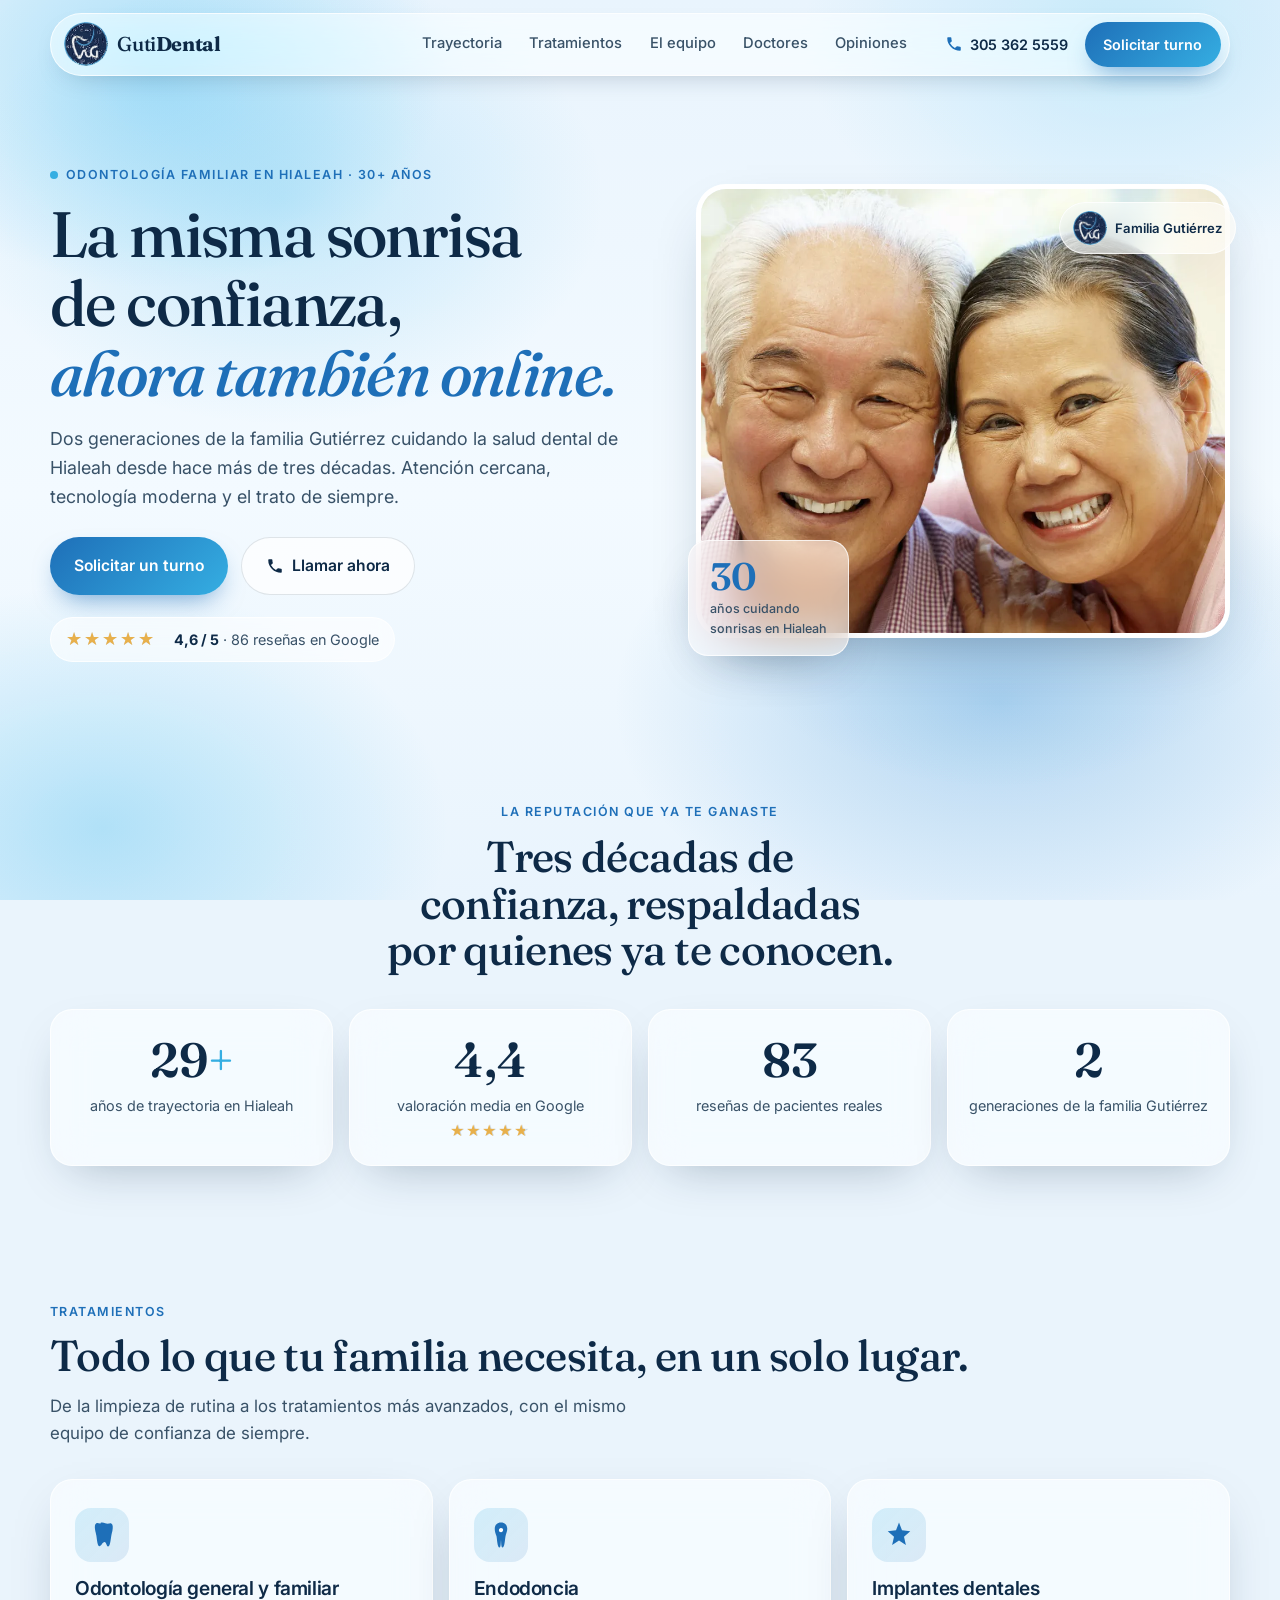
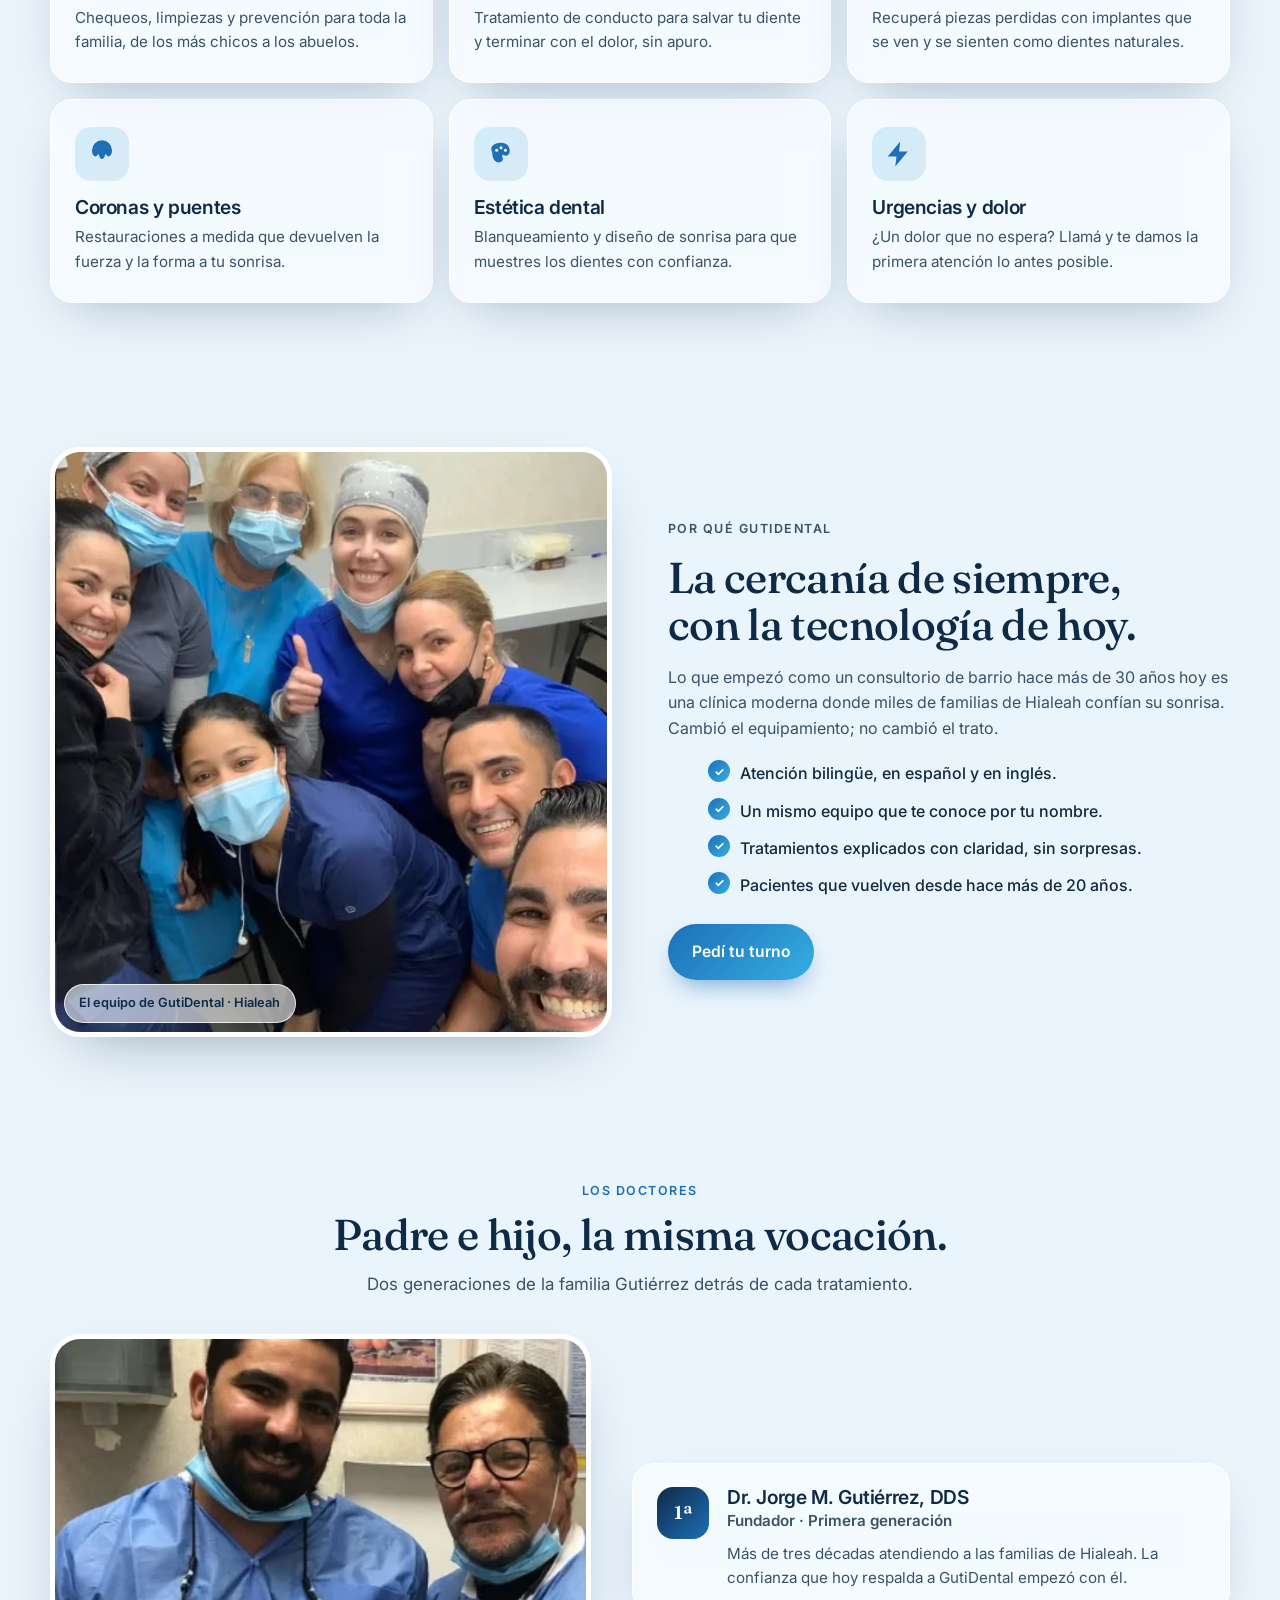
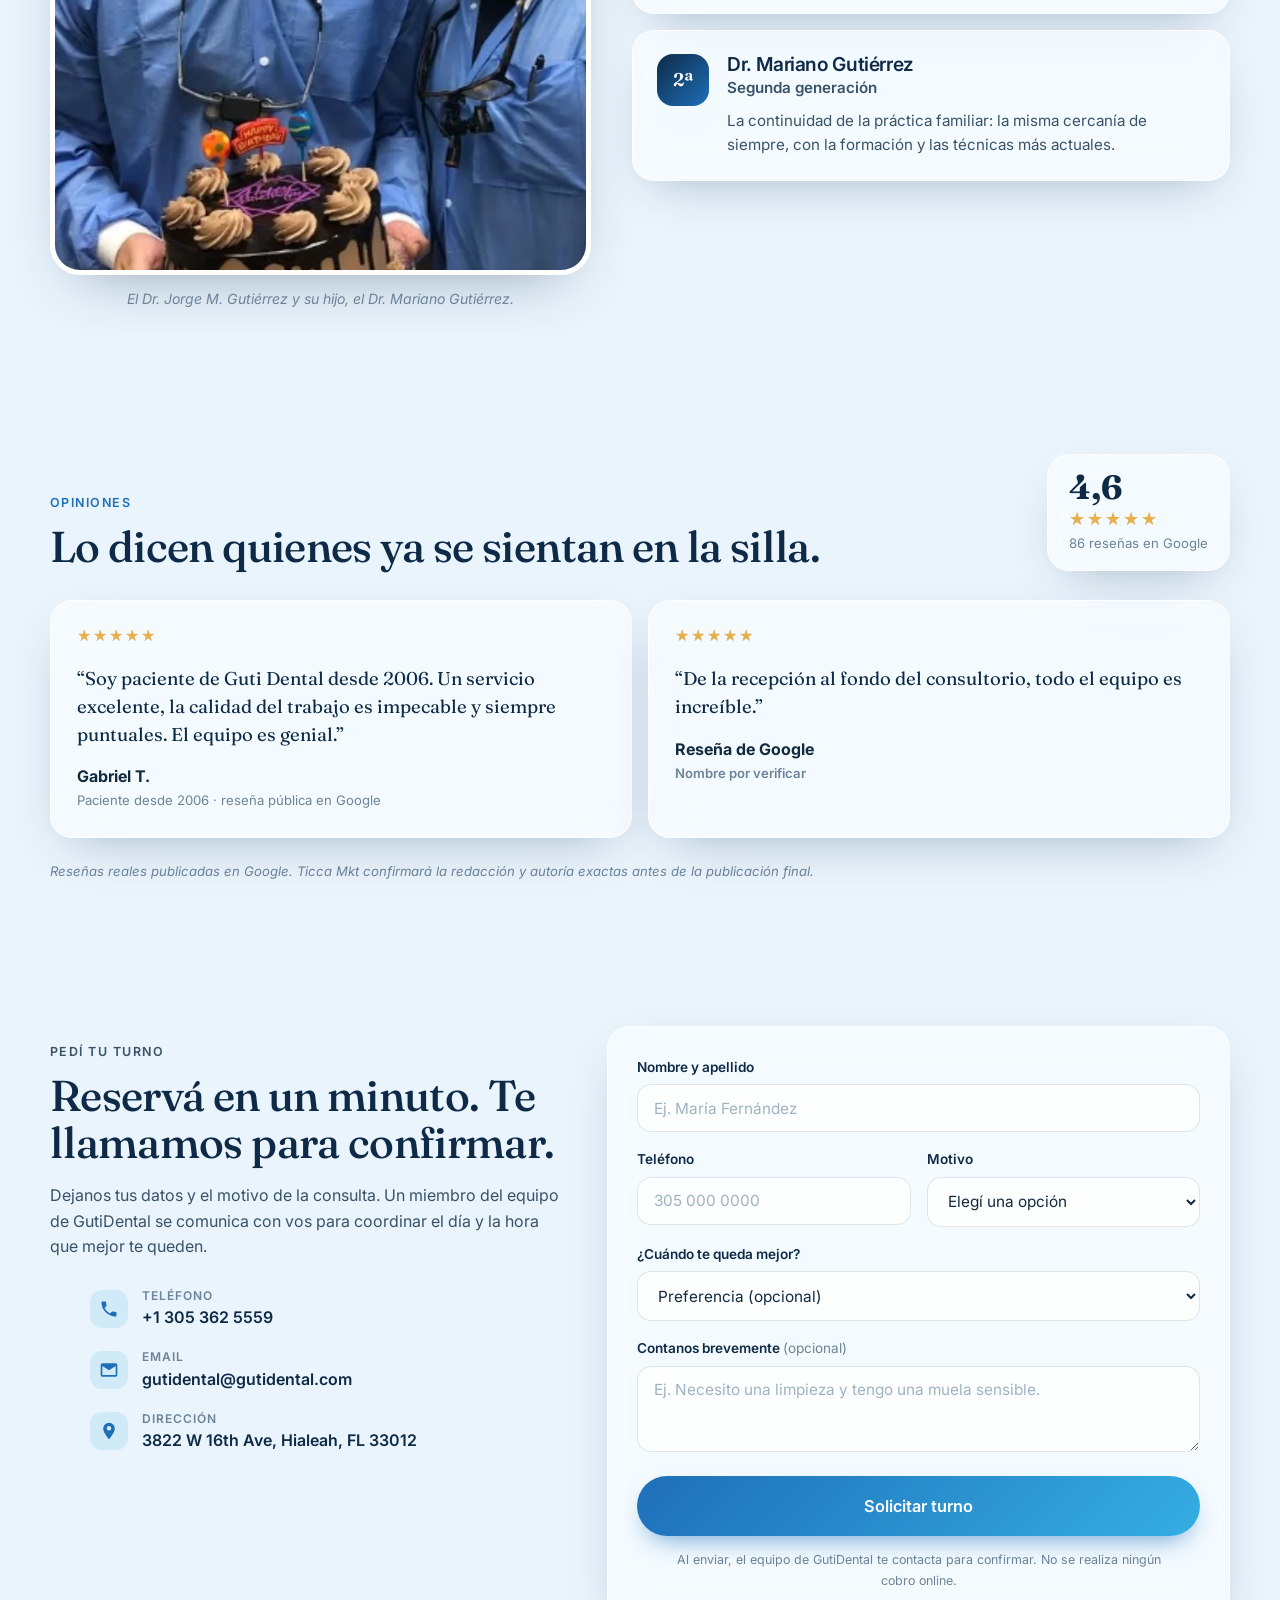
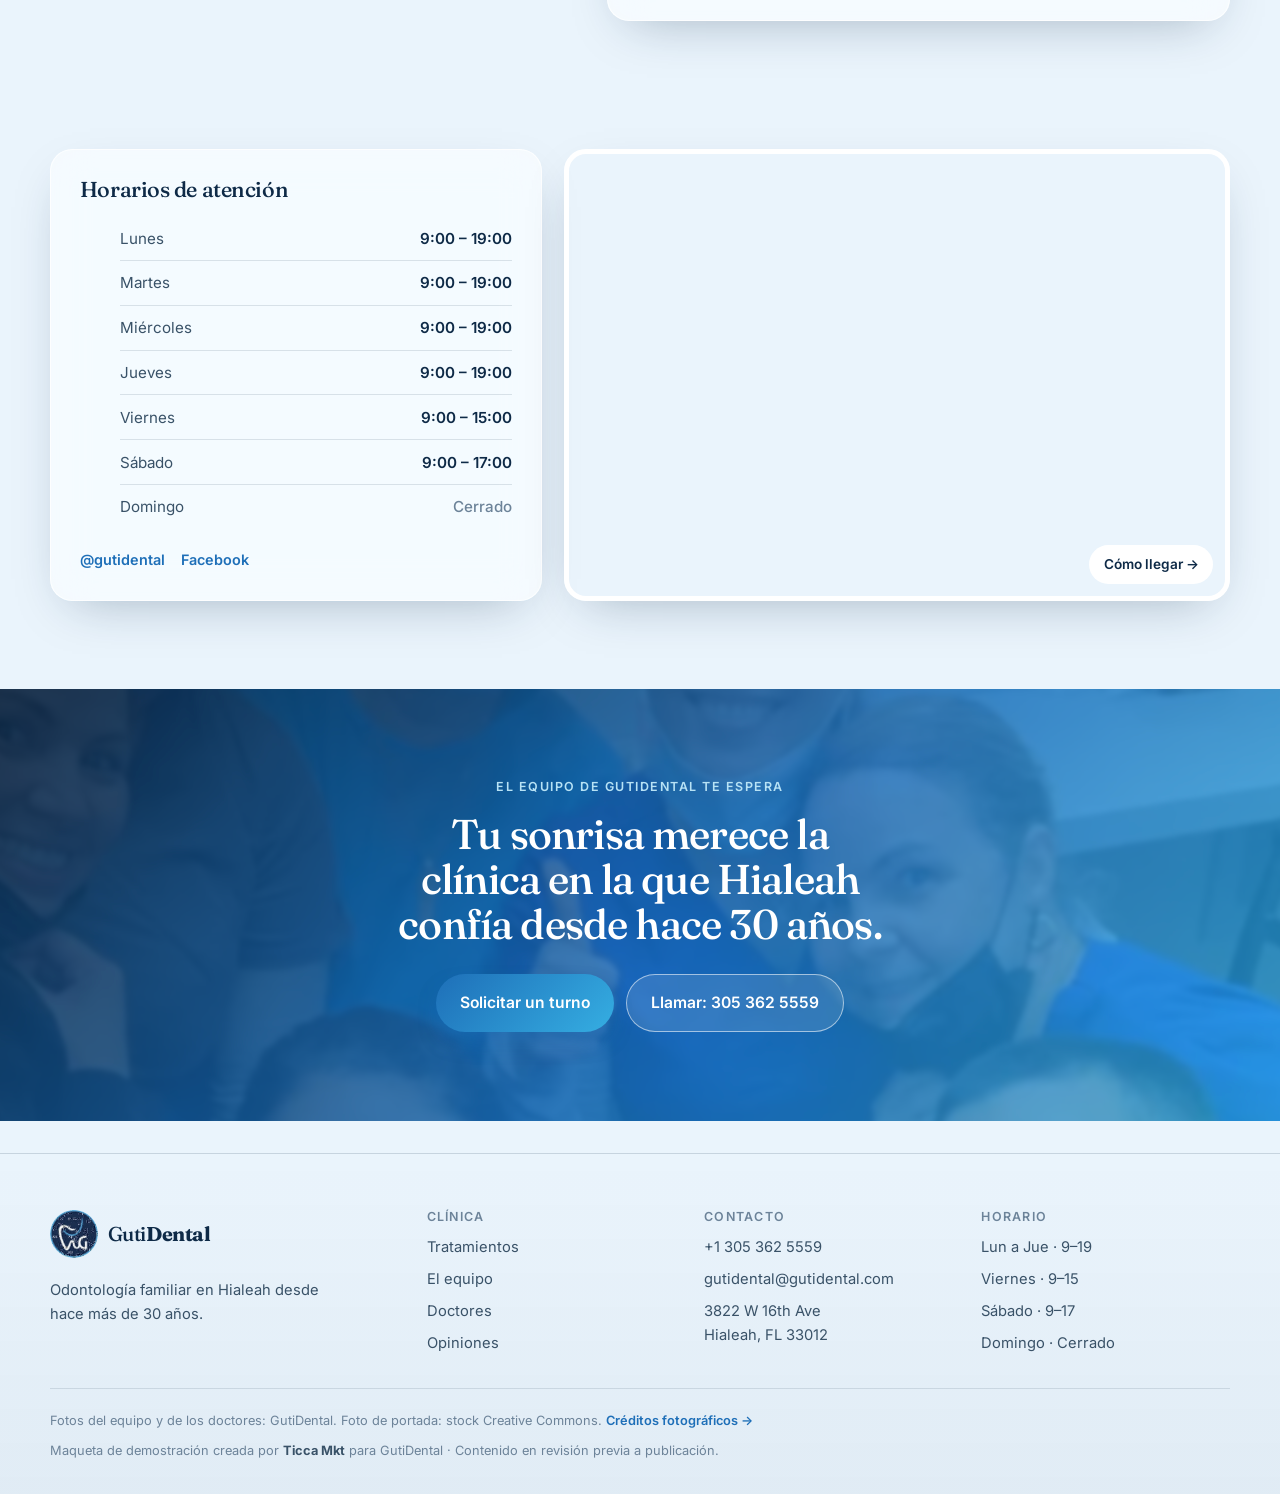
<file: index.html>
<!doctype html>
<html lang="es">
<head>
  <meta charset="utf-8">
  <meta name="viewport" content="width=device-width, initial-scale=1">
  <title>GutiDental · Odontología familiar en Hialeah</title>
  <meta name="description" content="GutiDental — más de 30 años cuidando las sonrisas de Hialeah. Odontología general y familiar, implantes, endodoncia, coronas y estética dental. Solicitá tu turno.">
  <meta name="theme-color" content="#0E2A47">

  <link rel="icon" href="assets/img/logo.webp" type="image/webp">
  <link rel="apple-touch-icon" href="assets/img/logo.webp">

  <link rel="preload" as="image" href="assets/img/hero-smile.webp" fetchpriority="high">

  <link rel="preconnect" href="https://fonts.googleapis.com">
  <link rel="preconnect" href="https://fonts.gstatic.com" crossorigin>
  <link rel="stylesheet" href="https://fonts.googleapis.com/css2?family=Fraunces:opsz,wght@9..144,400;9..144,500;9..144,600;9..144,700&family=Inter:wght@400;500;600;700&display=swap">

  <link rel="stylesheet" href="styles.css?v=20260923c">
</head>
<body>
  <a class="skip-link" href="#contenido">Saltar al contenido</a>

  <div class="splash" id="splash" aria-hidden="true">
    <div class="splash-mark">
      <img src="assets/img/logo.webp" alt="" width="72" height="72">
      <span class="splash-dot"></span>
    </div>
  </div>

  <div class="bg-mesh" aria-hidden="true"></div>

  <!-- NAV -->
  <header class="nav" id="nav">
    <div class="nav-inner">
      <a class="brand" href="#top" aria-label="GutiDental, inicio">
        <img src="assets/img/logo.webp" alt="GutiDental" width="44" height="44" class="brand-logo">
        <span class="brand-name">Guti<strong>Dental</strong></span>
      </a>
      <nav class="nav-links" aria-label="Principal">
        <a href="#reputacion">Trayectoria</a>
        <a href="#tratamientos">Tratamientos</a>
        <a href="#clinica">El equipo</a>
        <a href="#doctores">Doctores</a>
        <a href="#opiniones">Opiniones</a>
      </nav>
      <div class="nav-cta">
        <a class="tele" href="tel:+13053625559" aria-label="Llamar a GutiDental">
          <svg viewBox="0 0 24 24" width="18" height="18" aria-hidden="true"><path fill="currentColor" d="M6.6 10.8a15.9 15.9 0 0 0 6.6 6.6l2.2-2.2a1 1 0 0 1 1-.25c1.1.37 2.3.57 3.6.57a1 1 0 0 1 1 1V20a1 1 0 0 1-1 1A17 17 0 0 1 3 4a1 1 0 0 1 1-1h3.5a1 1 0 0 1 1 1c0 1.3.2 2.5.57 3.6a1 1 0 0 1-.25 1z"/></svg>
          <span>305 362 5559</span>
        </a>
        <a class="btn btn-primary btn-sm" href="#turno" data-magnetic>Solicitar turno</a>
      </div>
      <button class="nav-burger" id="burger" aria-label="Abrir menú" aria-expanded="false">
        <span></span><span></span>
      </button>
    </div>
  </header>

  <main id="contenido">
    <span id="top"></span>

    <!-- HERO -->
    <section class="hero">
      <div class="hero-inner">
        <div class="hero-copy reveal">
          <p class="eyebrow"><span class="dot-pulse"></span> Odontología familiar en Hialeah · 30+ años</p>
          <h1 class="hero-title">La misma sonrisa de confianza,<br><em>ahora también online.</em></h1>
          <p class="hero-sub">Dos generaciones de la familia Gutiérrez cuidando la salud dental de Hialeah desde hace más de tres décadas. Atención cercana, tecnología moderna y el trato de siempre.</p>
          <div class="hero-actions">
            <a class="btn btn-primary" href="#turno" data-magnetic>Solicitar un turno</a>
            <a class="btn btn-ghost" href="tel:+13053625559">
              <svg viewBox="0 0 24 24" width="18" height="18" aria-hidden="true"><path fill="currentColor" d="M6.6 10.8a15.9 15.9 0 0 0 6.6 6.6l2.2-2.2a1 1 0 0 1 1-.25c1.1.37 2.3.57 3.6.57a1 1 0 0 1 1 1V20a1 1 0 0 1-1 1A17 17 0 0 1 3 4a1 1 0 0 1 1-1h3.5a1 1 0 0 1 1 1c0 1.3.2 2.5.57 3.6a1 1 0 0 1-.25 1z"/></svg>
              Llamar ahora
            </a>
          </div>
          <div class="hero-trust">
            <div class="stars" aria-label="4,6 de 5 estrellas en Google">
              <span class="stars-fill" style="--pct:92%"></span>
            </div>
            <div class="hero-trust-txt">
              <strong>4,6 / 5</strong> · <span>86 reseñas en Google</span>
            </div>
          </div>
        </div>

        <div class="hero-visual reveal">
          <div class="hero-photo">
            <img src="assets/img/hero-smile.webp" alt="Pareja mayor sonriendo con dientes sanos" fetchpriority="high" loading="eager" decoding="sync">
          </div>
          <div class="hero-card glass" data-tilt>
            <div class="hero-card-num" data-count-to="30">0</div>
            <div class="hero-card-lbl">años cuidando<br>sonrisas en Hialeah</div>
          </div>
          <div class="hero-badge glass">
            <img src="assets/img/logo.webp" alt="" width="34" height="34">
            <span>Familia Gutiérrez</span>
          </div>
        </div>
      </div>
    </section>

    <!-- REPUTACIÓN -->
    <section class="reputacion" id="reputacion">
      <div class="wrap">
        <p class="kicker reveal">La reputación que ya te ganaste</p>
        <h2 class="section-title reveal">Tres décadas de confianza, respaldadas por quienes ya te conocen.</h2>
        <div class="stats">
          <div class="stat glass reveal">
            <div class="stat-num"><span data-count-to="30">0</span><i>+</i></div>
            <div class="stat-lbl">años de trayectoria en Hialeah</div>
          </div>
          <div class="stat glass reveal">
            <div class="stat-num"><span data-count-to="4.6" data-decimals="1">0</span></div>
            <div class="stat-lbl">valoración media en Google <span class="stars stars-inline"><span class="stars-fill" style="--pct:92%"></span></span></div>
          </div>
          <div class="stat glass reveal">
            <div class="stat-num"><span data-count-to="86">0</span></div>
            <div class="stat-lbl">reseñas de pacientes reales</div>
          </div>
          <div class="stat glass reveal">
            <div class="stat-num">2</div>
            <div class="stat-lbl">generaciones de la familia Gutiérrez</div>
          </div>
        </div>
      </div>
    </section>

    <!-- TRATAMIENTOS -->
    <section class="tratamientos" id="tratamientos">
      <div class="wrap">
        <p class="kicker reveal">Tratamientos</p>
        <h2 class="section-title reveal">Todo lo que tu familia necesita, en un solo lugar.</h2>
        <p class="section-lead reveal">De la limpieza de rutina a los tratamientos más avanzados, con el mismo equipo de confianza de siempre.</p>

        <div class="cards">
          <article class="card glass reveal" data-tilt>
            <span class="card-ico">
              <svg viewBox="0 0 24 24" aria-hidden="true"><path fill="currentColor" d="M12 2c2 0 3.2 1 4.4 1s2.1-.6 3-.2c1.4.7 1.4 3 1 5.4-.3 1.7-.6 2.3-1 4.6-.5 3-.9 8.4-2.6 8.4-1.3 0-1.2-3.6-2.8-3.6S11.3 21 10 21c-1.7 0-2-5.4-2.5-8.4-.4-2.3-.7-2.9-1-4.6-.4-2.4-.4-4.7 1-5.4.9-.4 1.8.2 3 .2S10 2 12 2z"/></svg>
            </span>
            <h3>Odontología general y familiar</h3>
            <p>Chequeos, limpiezas y prevención para toda la familia, de los más chicos a los abuelos.</p>
          </article>

          <article class="card glass reveal" data-tilt>
            <span class="card-ico">
              <svg viewBox="0 0 24 24" aria-hidden="true"><path fill="currentColor" d="M12 2c3 0 5 2 5 5 0 2.3-1 3.6-1.4 6-.5 3-.7 9-2.4 9-1.1 0-1-4-1.2-6h-.02c-.2 2-.1 6-1.16 6-1.7 0-1.9-6-2.4-9C7.6 10.6 7 9.3 7 7c0-3 2-5 5-5z"/><path fill="var(--paper)" d="M12 6.4c1 0 1.7.7 1.7 1.6S13 9.7 12 9.7s-1.7-.7-1.7-1.6S11 6.4 12 6.4z"/></svg>
            </span>
            <h3>Endodoncia</h3>
            <p>Tratamiento de conducto para salvar tu diente y terminar con el dolor, sin apuro.</p>
          </article>

          <article class="card glass reveal" data-tilt>
            <span class="card-ico">
              <svg viewBox="0 0 24 24" aria-hidden="true"><path fill="currentColor" d="M12 2 9.6 8.2 3 9l5 4.3L6.5 20 12 16.4 17.5 20 16 13.3l5-4.3-6.6-.8z"/></svg>
            </span>
            <h3>Implantes dentales</h3>
            <p>Recuperá piezas perdidas con implantes que se ven y se sienten como dientes naturales.</p>
          </article>

          <article class="card glass reveal" data-tilt>
            <span class="card-ico">
              <svg viewBox="0 0 24 24" aria-hidden="true"><path fill="currentColor" d="M4 9a8 8 0 0 1 16 0c0 4-2 5-3 5s-1.5-2-2-2-1 4-3 4-2.5-4-3-4-1 2-2 2-3-1-3-5z"/></svg>
            </span>
            <h3>Coronas y puentes</h3>
            <p>Restauraciones a medida que devuelven la fuerza y la forma a tu sonrisa.</p>
          </article>

          <article class="card glass reveal" data-tilt>
            <span class="card-ico">
              <svg viewBox="0 0 24 24" aria-hidden="true"><path fill="currentColor" d="M12 3c4.9 0 7 3.4 7 6.5 0 2.4-1.6 3.8-3 3.8-1.1 0-1.7-.7-2.4-.7-.5 0-.7.4-.7 1 0 .9.6 1.3.6 2.4 0 1.4-1.1 2.7-3.1 2.7-4 0-5.4-3.8-5.4-8.3C2.6 6.5 6 3 12 3z"/><circle cx="8.5" cy="9" r="1.2" fill="var(--paper)"/><circle cx="12" cy="7" r="1.2" fill="var(--paper)"/><circle cx="15.5" cy="9" r="1.2" fill="var(--paper)"/></svg>
            </span>
            <h3>Estética dental</h3>
            <p>Blanqueamiento y diseño de sonrisa para que muestres los dientes con confianza.</p>
          </article>

          <article class="card glass reveal" data-tilt>
            <span class="card-ico">
              <svg viewBox="0 0 24 24" aria-hidden="true"><path fill="currentColor" d="M13 2 3 14h7l-1 8 10-12h-7z"/></svg>
            </span>
            <h3>Urgencias y dolor</h3>
            <p>¿Un dolor que no espera? Llamá y te damos la primera atención lo antes posible.</p>
          </article>
        </div>
      </div>
    </section>

    <!-- EL EQUIPO / CLÍNICA -->
    <section class="clinica" id="clinica">
      <div class="wrap clinica-grid">
        <figure class="clinica-media reveal">
          <img class="clinica-img-main" src="assets/img/team.webp" alt="Equipo de profesionales de GutiDental en Hialeah">
          <figcaption class="clinica-cap glass">El equipo de GutiDental · Hialeah</figcaption>
        </figure>
        <div class="clinica-copy reveal">
          <p class="kicker">Por qué GutiDental</p>
          <h2 class="section-title">La cercanía de siempre, con la tecnología de hoy.</h2>
          <p>Lo que empezó como un consultorio de barrio hace más de 30 años hoy es una clínica moderna donde miles de familias de Hialeah confían su sonrisa. Cambió el equipamiento; no cambió el trato.</p>
          <ul class="ticks">
            <li>Atención bilingüe, en español y en inglés.</li>
            <li>Un mismo equipo que te conoce por tu nombre.</li>
            <li>Tratamientos explicados con claridad, sin sorpresas.</li>
            <li>Pacientes que vuelven desde hace más de 20 años.</li>
          </ul>
          <a class="btn btn-primary" href="#turno" data-magnetic>Pedí tu turno</a>
        </div>
      </div>
    </section>

    <!-- DOCTORES -->
    <section class="doctores" id="doctores">
      <div class="wrap">
        <p class="kicker reveal">Los doctores</p>
        <h2 class="section-title reveal">Padre e hijo, la misma vocación.</h2>
        <p class="section-lead reveal">Dos generaciones de la familia Gutiérrez detrás de cada tratamiento.</p>

        <div class="docs-grid">
          <figure class="docs-photo reveal">
            <img src="assets/img/doctores.webp" alt="El Dr. Jorge M. Gutiérrez junto a su hijo, el Dr. Mariano Gutiérrez, en la clínica">
            <figcaption>El Dr. Jorge M. Gutiérrez y su hijo, el Dr. Mariano Gutiérrez.</figcaption>
          </figure>
          <div class="docs-cards">
            <article class="doc glass reveal">
              <span class="doc-gen">1ª</span>
              <div class="doc-body">
                <h3>Dr. Jorge M. Gutiérrez, DDS</h3>
                <p class="doc-role">Fundador · Primera generación</p>
                <p>Más de tres décadas atendiendo a las familias de Hialeah. La confianza que hoy respalda a GutiDental empezó con él.</p>
              </div>
            </article>
            <article class="doc glass reveal">
              <span class="doc-gen">2ª</span>
              <div class="doc-body">
                <h3>Dr. Mariano Gutiérrez</h3>
                <p class="doc-role">Segunda generación</p>
                <p>La continuidad de la práctica familiar: la misma cercanía de siempre, con la formación y las técnicas más actuales.</p>
              </div>
            </article>
          </div>
        </div>
      </div>
    </section>

    <!-- OPINIONES -->
    <section class="opiniones" id="opiniones">
      <div class="wrap">
        <div class="op-head">
          <div class="reveal">
            <p class="kicker">Opiniones</p>
            <h2 class="section-title">Lo dicen quienes ya se sientan en la silla.</h2>
          </div>
          <a class="op-score glass reveal" href="https://www.google.com/search?q=GutiDental+Hialeah+reviews" target="_blank" rel="noopener">
            <strong>4,6</strong>
            <span class="stars"><span class="stars-fill" style="--pct:92%"></span></span>
            <em>86 reseñas en Google</em>
          </a>
        </div>

        <div class="quotes">
          <figure class="quote glass reveal">
            <div class="stars stars-sm"><span class="stars-fill" style="--pct:100%"></span></div>
            <blockquote>“Soy paciente de Guti Dental desde 2006. Un servicio excelente, la calidad del trabajo es impecable y siempre puntuales. El equipo es genial.”</blockquote>
            <figcaption><strong>Gabriel T.</strong><span>Paciente desde 2006 · reseña pública en Google</span></figcaption>
          </figure>

          <figure class="quote glass reveal">
            <div class="stars stars-sm"><span class="stars-fill" style="--pct:100%"></span></div>
            <blockquote>“De la recepción al fondo del consultorio, todo el equipo es increíble.”</blockquote>
            <figcaption><strong>Reseña de Google</strong><span class="pending-inline">Nombre por verificar</span></figcaption>
          </figure>
        </div>
        <p class="op-note reveal">Reseñas reales publicadas en Google. Ticca Mkt confirmará la redacción y autoría exactas antes de la publicación final.</p>
      </div>
    </section>

    <!-- TURNO -->
    <section class="turno" id="turno">
      <div class="wrap turno-grid">
        <div class="turno-copy reveal">
          <p class="kicker">Pedí tu turno</p>
          <h2 class="section-title">Reservá en un minuto. Te llamamos para confirmar.</h2>
          <p>Dejanos tus datos y el motivo de la consulta. Un miembro del equipo de GutiDental se comunica con vos para coordinar el día y la hora que mejor te queden.</p>
          <ul class="turno-info">
            <li>
              <svg viewBox="0 0 24 24" aria-hidden="true"><path fill="currentColor" d="M6.6 10.8a15.9 15.9 0 0 0 6.6 6.6l2.2-2.2a1 1 0 0 1 1-.25c1.1.37 2.3.57 3.6.57a1 1 0 0 1 1 1V20a1 1 0 0 1-1 1A17 17 0 0 1 3 4a1 1 0 0 1 1-1h3.5a1 1 0 0 1 1 1c0 1.3.2 2.5.57 3.6a1 1 0 0 1-.25 1z"/></svg>
              <div><span>Teléfono</span><a href="tel:+13053625559">+1 305 362 5559</a></div>
            </li>
            <li>
              <svg viewBox="0 0 24 24" aria-hidden="true"><path fill="currentColor" d="M4 4h16a2 2 0 0 1 2 2v12a2 2 0 0 1-2 2H4a2 2 0 0 1-2-2V6a2 2 0 0 1 2-2zm0 3.2V18h16V7.2l-8 5-8-5z"/></svg>
              <div><span>Email</span><a href="mailto:gutidental@gutidental.com">gutidental@gutidental.com</a></div>
            </li>
            <li>
              <svg viewBox="0 0 24 24" aria-hidden="true"><path fill="currentColor" d="M12 2a7 7 0 0 0-7 7c0 5 7 13 7 13s7-8 7-13a7 7 0 0 0-7-7zm0 9.5A2.5 2.5 0 1 1 12 6a2.5 2.5 0 0 1 0 5.5z"/></svg>
              <div><span>Dirección</span><a href="https://maps.google.com/?q=GutiDental+3822+W+16th+Ave+Hialeah+FL+33012" target="_blank" rel="noopener">3822 W 16th Ave, Hialeah, FL 33012</a></div>
            </li>
          </ul>
        </div>

        <div class="turno-form-wrap reveal">
          <form class="turno-form glass" id="turnoForm" novalidate>
            <div class="field">
              <label for="f-nombre">Nombre y apellido</label>
              <input id="f-nombre" name="nombre" type="text" autocomplete="name" placeholder="Ej. María Fernández" required>
            </div>
            <div class="field-row">
              <div class="field">
                <label for="f-tel">Teléfono</label>
                <input id="f-tel" name="telefono" type="tel" autocomplete="tel" placeholder="305 000 0000" required>
              </div>
              <div class="field">
                <label for="f-motivo">Motivo</label>
                <select id="f-motivo" name="motivo" required>
                  <option value="" disabled selected>Elegí una opción</option>
                  <option>Consulta general / limpieza</option>
                  <option>Dolor o urgencia</option>
                  <option>Implantes</option>
                  <option>Endodoncia (conducto)</option>
                  <option>Coronas y puentes</option>
                  <option>Estética / blanqueamiento</option>
                  <option>Otro</option>
                </select>
              </div>
            </div>
            <div class="field">
              <label for="f-horario">¿Cuándo te queda mejor?</label>
              <select id="f-horario" name="horario">
                <option value="" disabled selected>Preferencia (opcional)</option>
                <option>Mañana (9–12)</option>
                <option>Mediodía (12–15)</option>
                <option>Tarde (15–19)</option>
                <option>Sábado</option>
              </select>
            </div>
            <div class="field">
              <label for="f-msg">Contanos brevemente <span class="opt">(opcional)</span></label>
              <textarea id="f-msg" name="mensaje" rows="3" placeholder="Ej. Necesito una limpieza y tengo una muela sensible."></textarea>
            </div>
            <button class="btn btn-primary btn-block" type="submit" id="turnoSubmit" data-magnetic>
              <span class="btn-label">Solicitar turno</span>
            </button>
            <p class="form-fine">Al enviar, el equipo de GutiDental te contacta para confirmar. No se realiza ningún cobro online.</p>

            <div class="form-success" id="formSuccess" aria-hidden="true">
              <svg class="check" viewBox="0 0 72 72" aria-hidden="true">
                <circle class="check-ring" cx="36" cy="36" r="32"/>
                <path class="check-mark" d="M22 37.5 32 47 51 27"/>
              </svg>
              <h3>¡Solicitud recibida!</h3>
              <p id="successMsg">Gracias, te llamamos para confirmar tu turno.</p>
              <button type="button" class="btn btn-ghost btn-sm" id="formReset">Pedir otro turno</button>
            </div>
          </form>
        </div>
      </div>
    </section>

    <!-- HORARIO + MAPA -->
    <section class="visitanos" id="visitanos">
      <div class="wrap visit-grid">
        <div class="visit-hours glass reveal">
          <h3>Horarios de atención</h3>
          <ul class="hours" data-hours>
            <li><span>Lunes</span><b>9:00 – 19:00</b></li>
            <li><span>Martes</span><b>9:00 – 19:00</b></li>
            <li><span>Miércoles</span><b>9:00 – 19:00</b></li>
            <li><span>Jueves</span><b>9:00 – 19:00</b></li>
            <li><span>Viernes</span><b>9:00 – 15:00</b></li>
            <li><span>Sábado</span><b>9:00 – 17:00</b></li>
            <li class="closed"><span>Domingo</span><b>Cerrado</b></li>
          </ul>
          <div class="visit-social">
            <a href="https://www.instagram.com/gutidental/" target="_blank" rel="noopener" aria-label="Instagram">@gutidental</a>
            <a href="https://www.facebook.com/Gutidental" target="_blank" rel="noopener" aria-label="Facebook">Facebook</a>
          </div>
        </div>
        <div class="visit-map reveal">
          <iframe
            title="Ubicación de GutiDental en Hialeah"
            src="https://www.google.com/maps?q=3822+W+16th+Ave+Hialeah+FL+33012&output=embed"
            loading="lazy" referrerpolicy="no-referrer-when-downgrade"></iframe>
          <a class="map-link" href="https://maps.google.com/?q=GutiDental+3822+W+16th+Ave+Hialeah+FL+33012" target="_blank" rel="noopener">Cómo llegar →</a>
        </div>
      </div>
    </section>

    <!-- CTA final -->
    <section class="cta-final">
      <div class="cta-bg" aria-hidden="true"></div>
      <div class="wrap cta-box reveal">
        <p class="cta-eyebrow">El equipo de GutiDental te espera</p>
        <h2>Tu sonrisa merece la clínica en la que Hialeah confía desde hace 30 años.</h2>
        <div class="cta-actions">
          <a class="btn btn-primary" href="#turno" data-magnetic>Solicitar un turno</a>
          <a class="btn btn-ghost btn-on-dark" href="tel:+13053625559">Llamar: 305 362 5559</a>
        </div>
      </div>
    </section>
  </main>

  <!-- FOOTER -->
  <footer class="footer">
    <div class="wrap footer-grid">
      <div class="footer-brand">
        <a class="brand" href="#top">
          <img src="assets/img/logo.webp" alt="GutiDental" width="48" height="48">
          <span class="brand-name">Guti<strong>Dental</strong></span>
        </a>
        <p>Odontología familiar en Hialeah desde hace más de 30 años.</p>
      </div>
      <div class="footer-col">
        <h4>Clínica</h4>
        <a href="#tratamientos">Tratamientos</a>
        <a href="#clinica">El equipo</a>
        <a href="#doctores">Doctores</a>
        <a href="#opiniones">Opiniones</a>
      </div>
      <div class="footer-col">
        <h4>Contacto</h4>
        <a href="tel:+13053625559">+1 305 362 5559</a>
        <a href="mailto:gutidental@gutidental.com">gutidental@gutidental.com</a>
        <span>3822 W 16th Ave<br>Hialeah, FL 33012</span>
      </div>
      <div class="footer-col">
        <h4>Horario</h4>
        <span>Lun a Jue · 9–19</span>
        <span>Viernes · 9–15</span>
        <span>Sábado · 9–17</span>
        <span>Domingo · Cerrado</span>
      </div>
    </div>
    <div class="wrap footer-bottom">
      <p class="footer-credits">
        Fotos del equipo y de los doctores: GutiDental. Foto de portada: stock Creative Commons.
        <a href="creditos.html">Créditos fotográficos →</a>
      </p>
      <p class="footer-demo">Maqueta de demostración creada por <strong>Ticca Mkt</strong> para GutiDental · Contenido en revisión previa a publicación.</p>
    </div>
  </footer>

  <script defer src="lib/gsap.min.js"></script>
  <script defer src="lib/ScrollTrigger.min.js"></script>
  <script defer src="lib/manifest.js"></script>
  <script defer src="main.js?v=20260923c"></script>
</body>
</html>
</file>
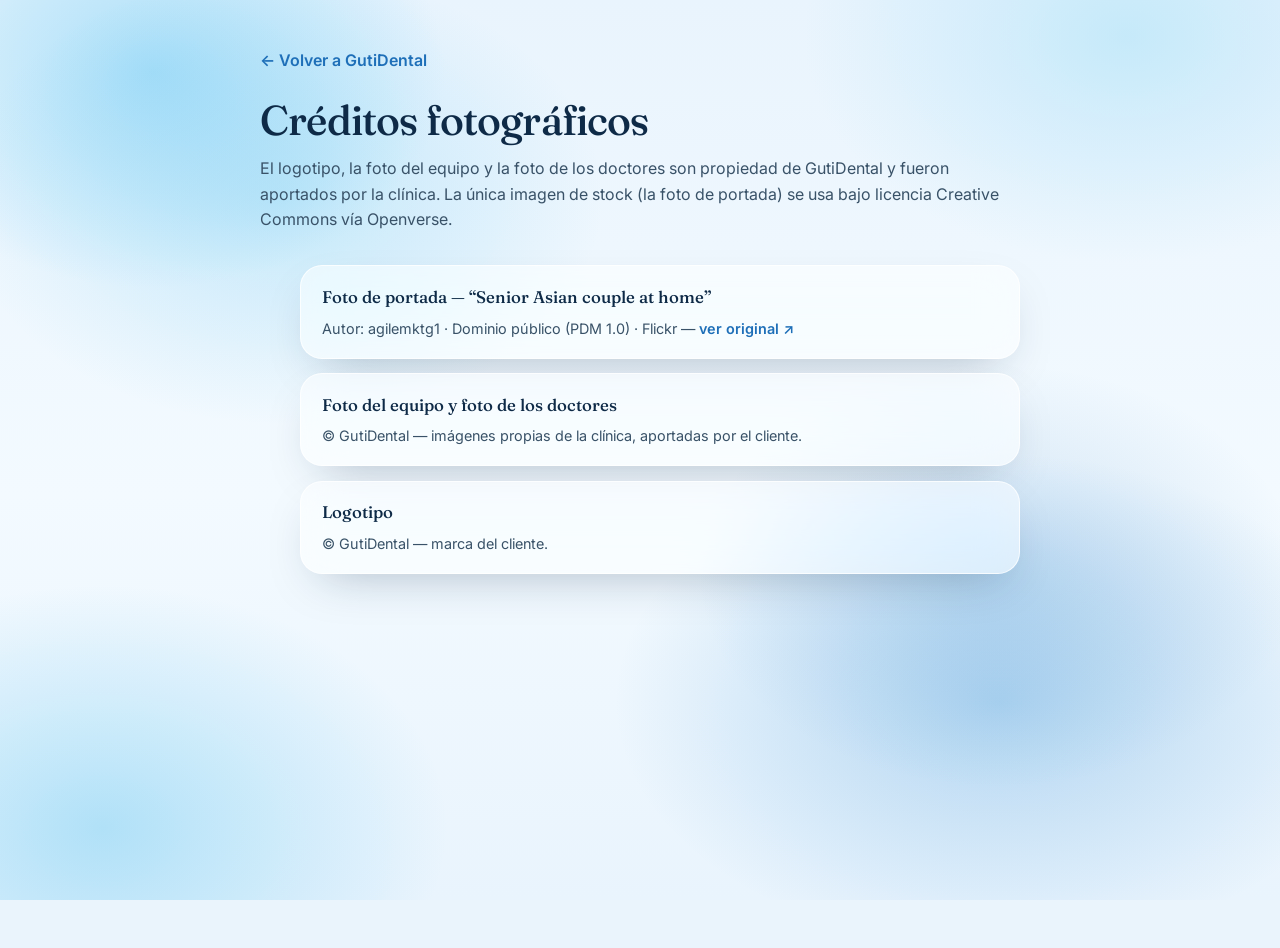
<file: creditos.html>
<!doctype html>
<html lang="es">
<head>
  <meta charset="utf-8">
  <meta name="viewport" content="width=device-width, initial-scale=1">
  <title>Créditos fotográficos · GutiDental</title>
  <meta name="robots" content="noindex">
  <link rel="icon" href="assets/img/logo.webp" type="image/webp">
  <link rel="preconnect" href="https://fonts.googleapis.com">
  <link rel="preconnect" href="https://fonts.gstatic.com" crossorigin>
  <link rel="stylesheet" href="https://fonts.googleapis.com/css2?family=Fraunces:opsz,wght@9..144,400;9..144,500;9..144,600&family=Inter:wght@400;500;600&display=swap">
  <link rel="stylesheet" href="styles.css?v=20260923b">
  <style>
    .page-credits { min-height: 100vh; }
    .cred-wrap { width: min(760px, 100% - 2.4rem); margin: 3rem auto; }
    .cred-back { display: inline-flex; align-items: center; gap: .4rem; color: var(--blue); font-weight: 600; margin-bottom: 1.5rem; }
    .cred-wrap h1 { font-family: var(--serif); font-weight: 500; font-size: clamp(1.8rem,4vw,2.6rem); color: var(--navy); }
    .cred-intro { color: var(--ink-soft); margin: .8rem 0 2rem; }
    .cred-list { list-style: none; display: grid; gap: .9rem; }
    .cred-list li { padding: 1.1rem 1.3rem; }
    .cred-list b { color: var(--navy); font-family: var(--serif); font-weight: 500; font-size: 1.05rem; }
    .cred-list .meta { display: block; margin-top: .35rem; font-size: .9rem; color: var(--ink-soft); }
    .cred-list a { color: var(--blue); font-weight: 600; }
  </style>
</head>
<body class="page-credits">
  <div class="bg-mesh" aria-hidden="true"></div>
  <div class="cred-wrap">
    <a class="cred-back" href="index.html">← Volver a GutiDental</a>
    <h1>Créditos fotográficos</h1>
    <p class="cred-intro">El logotipo, la foto del equipo y la foto de los doctores son propiedad de GutiDental
      y fueron aportados por la clínica. La única imagen de stock (la foto de portada) se usa bajo licencia
      Creative Commons vía <a href="https://openverse.org" target="_blank" rel="noopener">Openverse</a>.</p>
    <ul class="cred-list">
      <li class="glass">
        <b>Foto de portada — “Senior Asian couple at home”</b>
        <span class="meta">Autor: agilemktg1 · Dominio público (PDM 1.0) · Flickr —
          <a href="https://www.flickr.com/photos/68716695@N06/29720274445" target="_blank" rel="noopener">ver original ↗</a></span>
      </li>
      <li class="glass">
        <b>Foto del equipo y foto de los doctores</b>
        <span class="meta">© GutiDental — imágenes propias de la clínica, aportadas por el cliente.</span>
      </li>
      <li class="glass">
        <b>Logotipo</b>
        <span class="meta">© GutiDental — marca del cliente.</span>
      </li>
    </ul>
  </div>
</body>
</html>
</file>
<file: styles.css>
/* =============================================================
   GutiDental · Glassmorphism azul (paleta real de marca)
   ============================================================= */
:root {
  --navy:        #0E2A47;
  --navy-deep:   #0A2038;
  --blue:        #1E6FB8;
  --blue-2:      #2E86C9;
  --celeste:     #35AEE2;
  --celeste-2:   #7CCBEE;
  --celeste-3:   #B7E2F5;

  --sky:         #EAF4FC;
  --sky-2:       #DCEEFB;
  --paper:       #ffffff;

  --ink:         #12293E;
  --ink-soft:    #395268;
  --ink-mute:    #6C8399;

  --gold:        #E8B04B;

  --glass:       rgba(255,255,255,0.58);
  --glass-2:     rgba(255,255,255,0.40);
  --glass-brd:   rgba(255,255,255,0.75);
  --line:        rgba(14,42,71,0.12);
  --shadow-soft: 0 18px 50px -22px rgba(14,42,71,0.35);
  --shadow-card: 0 24px 60px -30px rgba(14,42,71,0.45);

  --sans: "Inter", system-ui, -apple-system, "Segoe UI", sans-serif;
  --serif: "Fraunces", Georgia, "Times New Roman", serif;

  --ease-out:  cubic-bezier(0.16, 1, 0.3, 1);
  --ease-soft: cubic-bezier(0.25, 0.46, 0.45, 0.94);
  --ease-bounce: cubic-bezier(0.34, 1.56, 0.64, 1);

  --wrap: 1180px;
  --radius: 22px;
  --radius-lg: 30px;
}

*, *::before, *::after { box-sizing: border-box; margin: 0; }
html { -webkit-text-size-adjust: 100%; scroll-behavior: smooth; }
body {
  font-family: var(--sans);
  font-size: 16px;
  line-height: 1.62;
  color: var(--ink);
  background: var(--sky);
  -webkit-font-smoothing: antialiased;
  text-rendering: optimizeLegibility;
  overflow-x: clip;
  overscroll-behavior-y: none;
}
img, svg, iframe { display: block; max-width: 100%; }
img { height: auto; }
button { font: inherit; color: inherit; cursor: pointer; border: 0; background: none; }
a { color: inherit; text-decoration: none; }
p { text-wrap: pretty; }
h1, h2, h3, h4 { text-wrap: balance; line-height: 1.08; letter-spacing: -0.02em; font-weight: 600; }
::selection { background: var(--celeste); color: #fff; }
:focus-visible { outline: 2.5px solid var(--blue); outline-offset: 3px; border-radius: 6px; }

.skip-link {
  position: fixed; top: -100px; left: 1rem;
  padding: .6rem 1rem; background: var(--paper); color: var(--navy);
  z-index: 9999; border-radius: 8px; font-weight: 600; box-shadow: var(--shadow-soft);
}
.skip-link:focus { top: 1rem; }
.wrap { width: min(var(--wrap), 100% - 2.4rem); margin-inline: auto; }

/* Background mesh */
.bg-mesh {
  position: fixed; inset: 0; z-index: -2; pointer-events: none;
  background:
    radial-gradient(38% 40% at 12% 8%, rgba(124,203,238,0.55) 0%, transparent 60%),
    radial-gradient(42% 42% at 88% 4%, rgba(183,226,245,0.65) 0%, transparent 60%),
    radial-gradient(50% 46% at 78% 78%, rgba(46,134,201,0.30) 0%, transparent 60%),
    radial-gradient(45% 45% at 8% 92%, rgba(53,174,226,0.30) 0%, transparent 60%),
    linear-gradient(180deg, var(--sky) 0%, #F4FAFE 55%, var(--sky) 100%);
  filter: saturate(112%);
}
.bg-mesh::after {
  content: ""; position: absolute; inset: -20%;
  background:
    radial-gradient(30% 30% at 30% 30%, rgba(53,174,226,0.22), transparent 60%),
    radial-gradient(28% 28% at 70% 60%, rgba(30,111,184,0.18), transparent 60%);
  animation: meshDrift 26s ease-in-out infinite;
}
@keyframes meshDrift {
  0%, 100% { transform: translate3d(0,0,0) scale(1); }
  50%      { transform: translate3d(3%, 2%, 0) scale(1.12); }
}

/* Typography helpers */
.eyebrow, .kicker {
  font-size: .78rem; font-weight: 600; letter-spacing: .12em; text-transform: uppercase; color: var(--blue);
}
.eyebrow { display: inline-flex; align-items: center; gap: .5rem; }
.dot-pulse { width: 8px; height: 8px; border-radius: 50%; background: var(--celeste); box-shadow: 0 0 0 0 rgba(53,174,226,.6); animation: pulse 2.4s ease-out infinite; }
@keyframes pulse { 0% { box-shadow: 0 0 0 0 rgba(53,174,226,.55);} 70%{ box-shadow: 0 0 0 12px rgba(53,174,226,0);} 100%{ box-shadow:0 0 0 0 rgba(53,174,226,0);} }
.section-title { font-family: var(--serif); font-weight: 500; font-size: clamp(1.7rem, 3.6vw, 2.7rem); color: var(--navy); letter-spacing: -0.015em; }
.section-title em { font-style: italic; color: var(--blue); }
.section-lead { color: var(--ink-soft); font-size: 1.06rem; max-width: 56ch; margin-top: .8rem; margin-bottom: 2rem; }
.kicker { display: block; margin-bottom: .7rem; }

/* Components */
.glass {
  background: var(--glass);
  -webkit-backdrop-filter: blur(20px) saturate(160%);
  backdrop-filter: blur(20px) saturate(160%);
  border: 1px solid var(--glass-brd);
  border-radius: var(--radius);
  box-shadow: var(--shadow-soft);
}
@supports not (backdrop-filter: blur(10px)) { .glass { background: rgba(255,255,255,0.92); } }

.btn {
  display: inline-flex; align-items: center; justify-content: center; gap: .5rem;
  padding: .95rem 1.5rem; border-radius: 999px; font-weight: 600; font-size: .98rem;
  transition: transform .35s var(--ease-out), box-shadow .35s var(--ease-out), background .3s;
  will-change: transform; white-space: nowrap;
}
.btn-sm { padding: .68rem 1.15rem; font-size: .9rem; }
.btn-block { width: 100%; padding: 1.05rem; font-size: 1.02rem; }
.btn-primary { color: #fff; background: linear-gradient(135deg, var(--blue) 0%, var(--celeste) 100%); box-shadow: 0 12px 26px -10px rgba(30,111,184,.65); }
.btn-primary:hover { transform: translateY(-2px); box-shadow: 0 18px 34px -10px rgba(30,111,184,.7); }
.btn-ghost { color: var(--navy); background: rgba(255,255,255,.7); border: 1px solid var(--line); }
.btn-ghost:hover { transform: translateY(-2px); background:#fff; box-shadow: var(--shadow-soft); }

/* Stars */
.stars { --pct: 100%; position: relative; display: inline-block; width: 96px; height: 18px; }
.stars::before, .stars-fill::before {
  content: "★★★★★"; position: absolute; inset: 0; font-size: 18px; line-height: 18px;
  letter-spacing: 2px; font-family: Arial, sans-serif;
}
.stars::before { color: rgba(14,42,71,.16); }
.stars-fill { position: absolute; inset: 0; width: var(--pct); overflow: hidden; }
.stars-fill::before { color: var(--gold); }
.stars-inline { width: 82px; height: 16px; vertical-align: -2px; }
.stars-inline::before, .stars-inline .stars-fill::before { font-size: 16px; line-height: 16px; }
.stars-sm { width: 84px; height: 16px; }
.stars-sm::before, .stars-sm .stars-fill::before { font-size: 16px; line-height: 16px; }

.pending-inline { font-size: .78rem; color: #9a6a12; font-weight: 600; }

/* Splash */
.splash {
  position: fixed; inset: 0; z-index: 9998; display: grid; place-items: center;
  background: linear-gradient(160deg, var(--sky) 0%, #fff 100%);
  transition: opacity .6s var(--ease-out), visibility .6s;
  animation: splashSafety 0s linear 2.6s forwards;
}
.splash.hide { opacity: 0; visibility: hidden; }
@keyframes splashSafety { to { opacity: 0; visibility: hidden; pointer-events: none; } }
.splash-mark { position: relative; display: grid; place-items: center; }
.splash-mark img { border-radius: 50%; box-shadow: var(--shadow-card); animation: splashPop .8s var(--ease-bounce) both; }
.splash-dot { position: absolute; inset: -14px; border-radius: 50%; border: 2px solid var(--celeste); border-top-color: transparent; animation: spin 1s linear infinite; }
@keyframes splashPop { from { transform: scale(.6); opacity: 0; } to { transform: scale(1); opacity: 1; } }
@keyframes spin { to { transform: rotate(360deg); } }

/* Nav */
.nav { position: sticky; top: 0; z-index: 900; padding: .8rem 0; }
.nav-inner {
  width: min(var(--wrap), 100% - 2.4rem); margin-inline: auto;
  display: flex; align-items: center; gap: 1.2rem;
  padding: .5rem .5rem .5rem .8rem; border-radius: 999px;
  background: rgba(255,255,255,.55); border: 1px solid var(--glass-brd);
  -webkit-backdrop-filter: blur(16px) saturate(150%); backdrop-filter: blur(16px) saturate(150%);
  box-shadow: 0 10px 30px -18px rgba(14,42,71,.4); transition: box-shadow .3s, background .3s;
}
.nav.scrolled .nav-inner { background: rgba(255,255,255,.8); box-shadow: 0 14px 36px -18px rgba(14,42,71,.5); }
.brand { display: inline-flex; align-items: center; gap: .6rem; }
.brand-logo, .footer-brand img { border-radius: 50%; }
.brand-name { font-family: var(--serif); font-size: 1.25rem; font-weight: 500; color: var(--navy); letter-spacing: -0.02em; }
.brand-name strong { font-weight: 700; }
.nav-links { display: flex; gap: .3rem; margin-left: auto; }
.nav-links a { position: relative; padding: .5rem .7rem; font-size: .92rem; font-weight: 500; color: var(--ink-soft); border-radius: 8px; transition: color .25s; }
.nav-links a::after { content: ""; position: absolute; left: .7rem; right: .7rem; bottom: .32rem; height: 2px; background: var(--celeste); transform: scaleX(0); transform-origin: left; transition: transform .3s var(--ease-out); border-radius: 2px; }
.nav-links a:hover { color: var(--navy); }
.nav-links a:hover::after { transform: scaleX(1); }
.nav-cta { display: flex; align-items: center; gap: .6rem; }
.tele { display: inline-flex; align-items: center; gap: .4rem; font-size: .9rem; font-weight: 600; color: var(--navy); padding: .4rem .5rem; }
.tele svg { color: var(--blue); }
.nav-burger { display: none; flex-direction: column; gap: 5px; padding: .6rem; }
.nav-burger span { width: 22px; height: 2px; background: var(--navy); border-radius: 2px; transition: transform .3s, opacity .3s; }
.nav-burger[aria-expanded="true"] span:first-child { transform: translateY(7px) rotate(45deg); }
.nav-burger[aria-expanded="true"] span:last-child { transform: translateY(-7px) rotate(-45deg); }

/* Hero */
.hero { padding: clamp(2rem, 6vw, 4.5rem) 0 clamp(3rem, 6vw, 5rem); }
.hero-inner { width: min(var(--wrap), 100% - 2.4rem); margin-inline: auto; display: grid; gap: clamp(2rem, 5vw, 3.5rem); grid-template-columns: 1fr; align-items: center; }
.hero-title { font-family: var(--serif); font-weight: 500; font-size: clamp(2.3rem, 6vw, 4rem); color: var(--navy); margin: .8rem 0 1.1rem; letter-spacing: -0.025em; }
.hero-title em { font-style: italic; color: var(--blue); }
.hero-sub { font-size: 1.12rem; color: var(--ink-soft); max-width: 52ch; }
.hero-actions { display: flex; flex-wrap: wrap; gap: .8rem; margin: 1.6rem 0 1.4rem; }
.hero-trust { display: inline-flex; align-items: center; gap: .75rem; padding: .6rem .95rem; border-radius: 999px; background: rgba(255,255,255,.6); border: 1px solid var(--glass-brd); -webkit-backdrop-filter: blur(10px); backdrop-filter: blur(10px); }
.hero-trust-txt { font-size: .9rem; color: var(--ink-soft); }
.hero-trust-txt strong { color: var(--navy); }
.hero-visual { position: relative; }
.hero-photo { position: relative; border-radius: var(--radius-lg); overflow: hidden; box-shadow: var(--shadow-card); aspect-ratio: 4/3.4; border: 5px solid #fff; }
.hero-photo img { width: 100%; height: 100%; object-fit: cover; }
.hero-card { position: absolute; left: -8px; bottom: -18px; padding: 1rem 1.3rem; border-radius: 20px; text-align: left; }
.hero-card-num { font-family: var(--serif); font-size: 2.4rem; font-weight: 600; color: var(--blue); line-height: 1; }
.hero-card-lbl { font-size: .78rem; color: var(--ink-soft); font-weight: 500; margin-top: .2rem; }
.hero-badge { position: absolute; right: -6px; top: 18px; display: inline-flex; align-items: center; gap: .5rem; padding: .5rem .8rem; border-radius: 999px; font-size: .82rem; font-weight: 600; color: var(--navy); }
.hero-badge img { border-radius: 50%; }

/* Reputación */
.reputacion { padding: clamp(2.5rem, 6vw, 4rem) 0; text-align: center; }
.reputacion .kicker, .reputacion .section-title { margin-inline: auto; }
.reputacion .section-title { max-width: 22ch; margin-bottom: 2.2rem; }
.stats { display: grid; grid-template-columns: repeat(2, 1fr); gap: 1rem; }
.stat { padding: 1.6rem 1.2rem; text-align: center; }
.stat-num { font-family: var(--serif); font-size: clamp(2.2rem, 5vw, 3rem); font-weight: 600; color: var(--navy); line-height: 1; display: inline-flex; align-items: baseline; }
.stat-num i { color: var(--celeste); font-style: normal; }
.stat-lbl { font-size: .9rem; color: var(--ink-soft); margin-top: .6rem; }
.stat-lbl .stars-inline { display: block; margin: .35rem auto 0; }

/* Tratamientos */
.tratamientos { padding: clamp(2.5rem, 6vw, 4.5rem) 0; }
.cards { display: grid; grid-template-columns: 1fr; gap: 1rem; }
.card { padding: 1.7rem 1.5rem; transition: transform .4s var(--ease-out), box-shadow .4s var(--ease-out); }
.card:hover { transform: translateY(-5px); box-shadow: var(--shadow-card); }
.card-ico { display: inline-grid; place-items: center; width: 54px; height: 54px; border-radius: 16px; background: linear-gradient(135deg, rgba(53,174,226,.18), rgba(30,111,184,.12)); margin-bottom: 1rem; }
.card-ico svg { width: 30px; height: 30px; color: var(--blue); }
.card h3 { font-size: 1.2rem; color: var(--navy); margin-bottom: .45rem; }
.card p { font-size: .95rem; color: var(--ink-soft); }

/* Clínica / equipo */
.clinica { padding: clamp(2.5rem, 6vw, 4.5rem) 0; }
.clinica-grid { display: grid; grid-template-columns: 1fr; gap: clamp(2rem, 5vw, 3.5rem); align-items: center; }
.clinica-media { position: relative; margin: 0; }
.clinica-img-main { width: 100%; border-radius: var(--radius-lg); box-shadow: var(--shadow-card); border: 5px solid #fff; aspect-ratio: 4/4.2; object-fit: cover; object-position: center 30%; }
.clinica-cap { position: absolute; left: 14px; bottom: 14px; padding: .5rem .9rem; border-radius: 999px; font-size: .8rem; font-weight: 600; color: var(--navy); }
.clinica-copy p { color: var(--ink-soft); margin: 1rem 0; }
.ticks { list-style: none; display: grid; gap: .7rem; margin: 1.2rem 0 1.6rem; }
.ticks li { position: relative; padding-left: 2rem; color: var(--ink); font-weight: 500; }
.ticks li::before { content: "✓"; position: absolute; left: 0; top: -1px; width: 22px; height: 22px; display: grid; place-items: center; border-radius: 50%; background: linear-gradient(135deg, var(--blue), var(--celeste)); color: #fff; font-size: .75rem; font-weight: 700; }

/* Doctores */
.doctores { padding: clamp(2.5rem, 6vw, 4.5rem) 0; text-align: center; }
.doctores .kicker, .doctores .section-title, .doctores .section-lead { margin-inline: auto; }
.doctores .section-lead { text-align: center; }
.docs-grid { display: grid; grid-template-columns: 1fr; gap: clamp(1.6rem, 4vw, 2.6rem); margin-top: 2.2rem; text-align: left; align-items: center; }
.docs-photo { margin: 0; }
.docs-photo img { width: 100%; border-radius: var(--radius-lg); box-shadow: var(--shadow-card); border: 5px solid #fff; aspect-ratio: 1/1; object-fit: cover; object-position: center 22%; }
.docs-photo figcaption { margin-top: .8rem; font-size: .88rem; color: var(--ink-mute); font-style: italic; text-align: center; }
.docs-cards { display: grid; gap: 1rem; }
.doc { display: flex; gap: 1.1rem; padding: 1.4rem 1.5rem; align-items: flex-start; }
.doc-gen { flex: 0 0 auto; width: 52px; height: 52px; border-radius: 16px; display: grid; place-items: center; background: linear-gradient(135deg, var(--navy), var(--blue)); color: #fff; font-family: var(--serif); font-weight: 600; font-size: 1.15rem; box-shadow: var(--shadow-soft); }
.doc-body h3 { font-size: 1.2rem; color: var(--navy); }
.doc-role { color: var(--blue); font-weight: 600; font-size: .85rem; margin: .1rem 0 .5rem; }
.doc-body p { color: var(--ink-soft); font-size: .95rem; }

/* Opiniones */
.opiniones { padding: clamp(2.5rem, 6vw, 4.5rem) 0; }
.op-head { display: grid; gap: 1.2rem; align-items: end; margin-bottom: 1.8rem; }
.op-score { display: inline-flex; flex-direction: column; align-items: flex-start; gap: .3rem; padding: 1rem 1.3rem; align-self: start; }
.op-score strong { font-family: var(--serif); font-size: 2.1rem; color: var(--navy); line-height: 1; }
.op-score em { font-style: normal; font-size: .82rem; color: var(--ink-mute); }
.quotes { display: grid; grid-template-columns: 1fr; gap: 1rem; }
.quote { padding: 1.6rem; }
.quote blockquote { font-family: var(--serif); font-size: 1.16rem; font-weight: 400; color: var(--navy); line-height: 1.5; margin: .8rem 0 1rem; }
.quote figcaption { display: flex; flex-direction: column; }
.quote figcaption strong { color: var(--ink); }
.quote figcaption span { font-size: .82rem; color: var(--ink-mute); }
.op-note { margin-top: 1.4rem; font-size: .82rem; color: var(--ink-mute); font-style: italic; }

/* Turno */
.turno { padding: clamp(2.5rem, 6vw, 4.5rem) 0; }
.turno-grid { display: grid; grid-template-columns: 1fr; gap: clamp(2rem, 5vw, 3rem); align-items: start; }
.turno-copy p { color: var(--ink-soft); margin-top: 1rem; }
.turno-info { list-style: none; display: grid; gap: 1rem; margin-top: 1.6rem; }
.turno-info li { display: flex; gap: .9rem; align-items: center; }
.turno-info svg { flex: 0 0 auto; width: 38px; height: 38px; padding: 9px; border-radius: 12px; background: rgba(53,174,226,.14); color: var(--blue); }
.turno-info span { display: block; font-size: .75rem; text-transform: uppercase; letter-spacing: .08em; color: var(--ink-mute); font-weight: 600; }
.turno-info a { color: var(--navy); font-weight: 600; }
.turno-info a:hover { color: var(--blue); }
.turno-form { position: relative; padding: 1.8rem; overflow: hidden; }
.field { margin-bottom: 1rem; }
.field-row { display: grid; grid-template-columns: 1fr; gap: 1rem; }
.field label { display: block; font-size: .85rem; font-weight: 600; color: var(--navy); margin-bottom: .4rem; }
.field .opt { color: var(--ink-mute); font-weight: 400; }
.field input, .field select, .field textarea {
  width: 100%; padding: .85rem 1rem; border-radius: 14px; border: 1.5px solid var(--line);
  background: rgba(255,255,255,.8); color: var(--ink); font-family: inherit; font-size: .96rem;
  transition: border-color .25s, box-shadow .25s, background .25s;
}
.field input::placeholder, .field textarea::placeholder { color: #9fb2c2; }
.field input:focus, .field select:focus, .field textarea:focus { outline: none; border-color: var(--celeste); background: #fff; box-shadow: 0 0 0 4px rgba(53,174,226,.16); }
.field textarea { resize: vertical; min-height: 84px; }
.field.invalid input, .field.invalid select { border-color: #e2574c; box-shadow: 0 0 0 4px rgba(226,87,76,.14); }
.form-fine { font-size: .78rem; color: var(--ink-mute); margin-top: .9rem; text-align: center; }
.form-success {
  position: absolute; inset: 0; z-index: 3; display: flex; flex-direction: column;
  align-items: center; justify-content: center; text-align: center; gap: .6rem; padding: 2rem;
  background: rgba(255,255,255,.9); -webkit-backdrop-filter: blur(8px); backdrop-filter: blur(8px);
  opacity: 0; visibility: hidden; transform: scale(.98); transition: opacity .4s var(--ease-out), visibility .4s, transform .4s var(--ease-out);
}
.form-success.show { opacity: 1; visibility: visible; transform: scale(1); }
.form-success h3 { font-family: var(--serif); font-size: 1.6rem; color: var(--navy); }
.form-success p { color: var(--ink-soft); max-width: 34ch; }
.check { width: 76px; height: 76px; }
.check-ring { fill: none; stroke: var(--celeste); stroke-width: 4; stroke-dasharray: 201; stroke-dashoffset: 201; }
.check-mark { fill: none; stroke: var(--blue); stroke-width: 5; stroke-linecap: round; stroke-linejoin: round; stroke-dasharray: 60; stroke-dashoffset: 60; }
.form-success.show .check-ring { animation: drawRing .6s var(--ease-out) forwards; }
.form-success.show .check-mark { animation: drawMark .4s .45s var(--ease-out) forwards; }
@keyframes drawRing { to { stroke-dashoffset: 0; } }
@keyframes drawMark { to { stroke-dashoffset: 0; } }

/* Visitanos */
.visitanos { padding: clamp(2rem, 5vw, 3.5rem) 0; }
.visit-grid { display: grid; grid-template-columns: 1fr; gap: 1.4rem; }
.visit-hours { padding: 1.8rem; }
.visit-hours h3 { font-family: var(--serif); font-weight: 500; font-size: 1.35rem; color: var(--navy); margin-bottom: 1rem; }
.hours { list-style: none; display: grid; gap: .1rem; }
.hours li { display: flex; justify-content: space-between; padding: .55rem 0; border-bottom: 1px solid var(--line); font-size: .95rem; }
.hours li:last-child { border-bottom: 0; }
.hours li span { color: var(--ink-soft); }
.hours li b { color: var(--navy); font-weight: 600; }
.hours li.closed b { color: var(--ink-mute); font-weight: 500; }
.visit-social { display: flex; gap: 1rem; margin-top: 1.2rem; }
.visit-social a { font-weight: 600; color: var(--blue); font-size: .9rem; }
.visit-map { position: relative; border-radius: var(--radius); overflow: hidden; box-shadow: var(--shadow-soft); border: 5px solid #fff; min-height: 300px; }
.visit-map iframe { width: 100%; height: 100%; min-height: 300px; border: 0; filter: saturate(1.05); }
.map-link { position: absolute; right: 12px; bottom: 12px; background: #fff; padding: .55rem .9rem; border-radius: 999px; font-weight: 600; font-size: .85rem; color: var(--navy); box-shadow: var(--shadow-soft); }

/* CTA + footer */
.cta-final { position: relative; overflow: hidden; padding: clamp(3rem, 7vw, 5.5rem) 0 clamp(3.5rem, 7vw, 6rem); margin-top: 2rem; }
.cta-bg { position: absolute; inset: 0; z-index: 0; background: url("assets/img/team.webp") center 28% / cover no-repeat; transform: scale(1.1); filter: blur(2px) saturate(1.1); }
.cta-bg::after { content: ""; position: absolute; inset: 0; background: linear-gradient(135deg, rgba(10,32,56,.92) 0%, rgba(30,111,184,.84) 55%, rgba(53,174,226,.74) 100%); }
.cta-box { position: relative; z-index: 1; text-align: center; padding: 0 1rem; }
.cta-eyebrow { color: var(--celeste-3); font-weight: 600; letter-spacing: .12em; text-transform: uppercase; font-size: .78rem; margin-bottom: .9rem; }
.cta-box h2 { font-family: var(--serif); font-weight: 500; font-size: clamp(1.7rem, 4vw, 2.6rem); color: #fff; max-width: 24ch; margin: 0 auto 1.7rem; }
.cta-actions { display: flex; flex-wrap: wrap; gap: .8rem; justify-content: center; }
.btn-on-dark { color: #fff; background: rgba(255,255,255,.12); border-color: rgba(255,255,255,.55); }
.btn-on-dark:hover { background: rgba(255,255,255,.2); }

.footer { background: linear-gradient(180deg, transparent, rgba(14,42,71,.04)); padding: clamp(2.5rem, 5vw, 3.5rem) 0 2rem; margin-top: 2rem; border-top: 1px solid var(--line); }
.footer-grid { display: grid; grid-template-columns: 1fr; gap: 1.8rem; }
.footer-brand p { color: var(--ink-soft); font-size: .92rem; margin-top: .8rem; max-width: 34ch; }
.footer-col { display: flex; flex-direction: column; gap: .5rem; }
.footer-col h4 { font-size: .78rem; text-transform: uppercase; letter-spacing: .1em; color: var(--ink-mute); margin-bottom: .3rem; }
.footer-col a, .footer-col span { color: var(--ink-soft); font-size: .92rem; }
.footer-col a:hover { color: var(--blue); }
.footer-bottom { margin-top: 2rem; padding-top: 1.4rem; border-top: 1px solid var(--line); display: flex; flex-wrap: wrap; gap: .6rem; justify-content: space-between; align-items: center; }
.footer-credits, .footer-demo { font-size: .8rem; color: var(--ink-mute); }
.footer-credits a { color: var(--blue); font-weight: 600; }
.footer-demo strong { color: var(--ink-soft); }

/* Reveal */
.reveal { opacity: 0; transform: translateY(26px); transition: opacity .8s var(--ease-out), transform .8s var(--ease-out); }
.reveal.in { opacity: 1; transform: none; }

/* Responsive */
@media (min-width: 640px) {
  .stats { grid-template-columns: repeat(4, 1fr); }
  .cards { grid-template-columns: repeat(2, 1fr); }
  .quotes { grid-template-columns: 1fr 1fr; }
  .field-row { grid-template-columns: 1fr 1fr; }
}
@media (min-width: 960px) {
  .hero-inner { grid-template-columns: 1.05fr .95fr; }
  .cards { grid-template-columns: repeat(3, 1fr); }
  .clinica-grid { grid-template-columns: 1fr 1fr; }
  .docs-grid { grid-template-columns: .95fr 1.05fr; }
  .op-head { grid-template-columns: 1fr auto; }
  .turno-grid { grid-template-columns: .9fr 1.1fr; }
  .visit-grid { grid-template-columns: .85fr 1.15fr; }
  .footer-grid { grid-template-columns: 1.4fr 1fr 1fr 1fr; }
}
@media (max-width: 860px) {
  .nav-links { display: none; position: absolute; top: calc(100% + .6rem); left: 0; right: 0;
    flex-direction: column; gap: .2rem; padding: 1rem; margin-inline: 1.2rem;
    background: rgba(255,255,255,.96); border: 1px solid var(--glass-brd); border-radius: 20px;
    -webkit-backdrop-filter: blur(16px); backdrop-filter: blur(16px); box-shadow: var(--shadow-card); }
  .nav-links.open { display: flex; }
  .nav-links a { padding: .7rem .9rem; }
  .nav-links a::after { display: none; }
  .nav-burger { display: flex; }
  .nav-cta .tele span { display: none; }
}
@media (max-width: 420px) {
  .nav-cta .btn { padding: .6rem .9rem; font-size: .85rem; }
  .brand-name { font-size: 1.1rem; }
}

/* Reduced motion */
@media (prefers-reduced-motion: reduce) {
  .bg-mesh::after { animation: none; }
  .dot-pulse { animation: none; }
  .splash-dot { animation: none; }
  html { scroll-behavior: auto; }
  .reveal { transition-duration: .01ms; }
}
</file>
